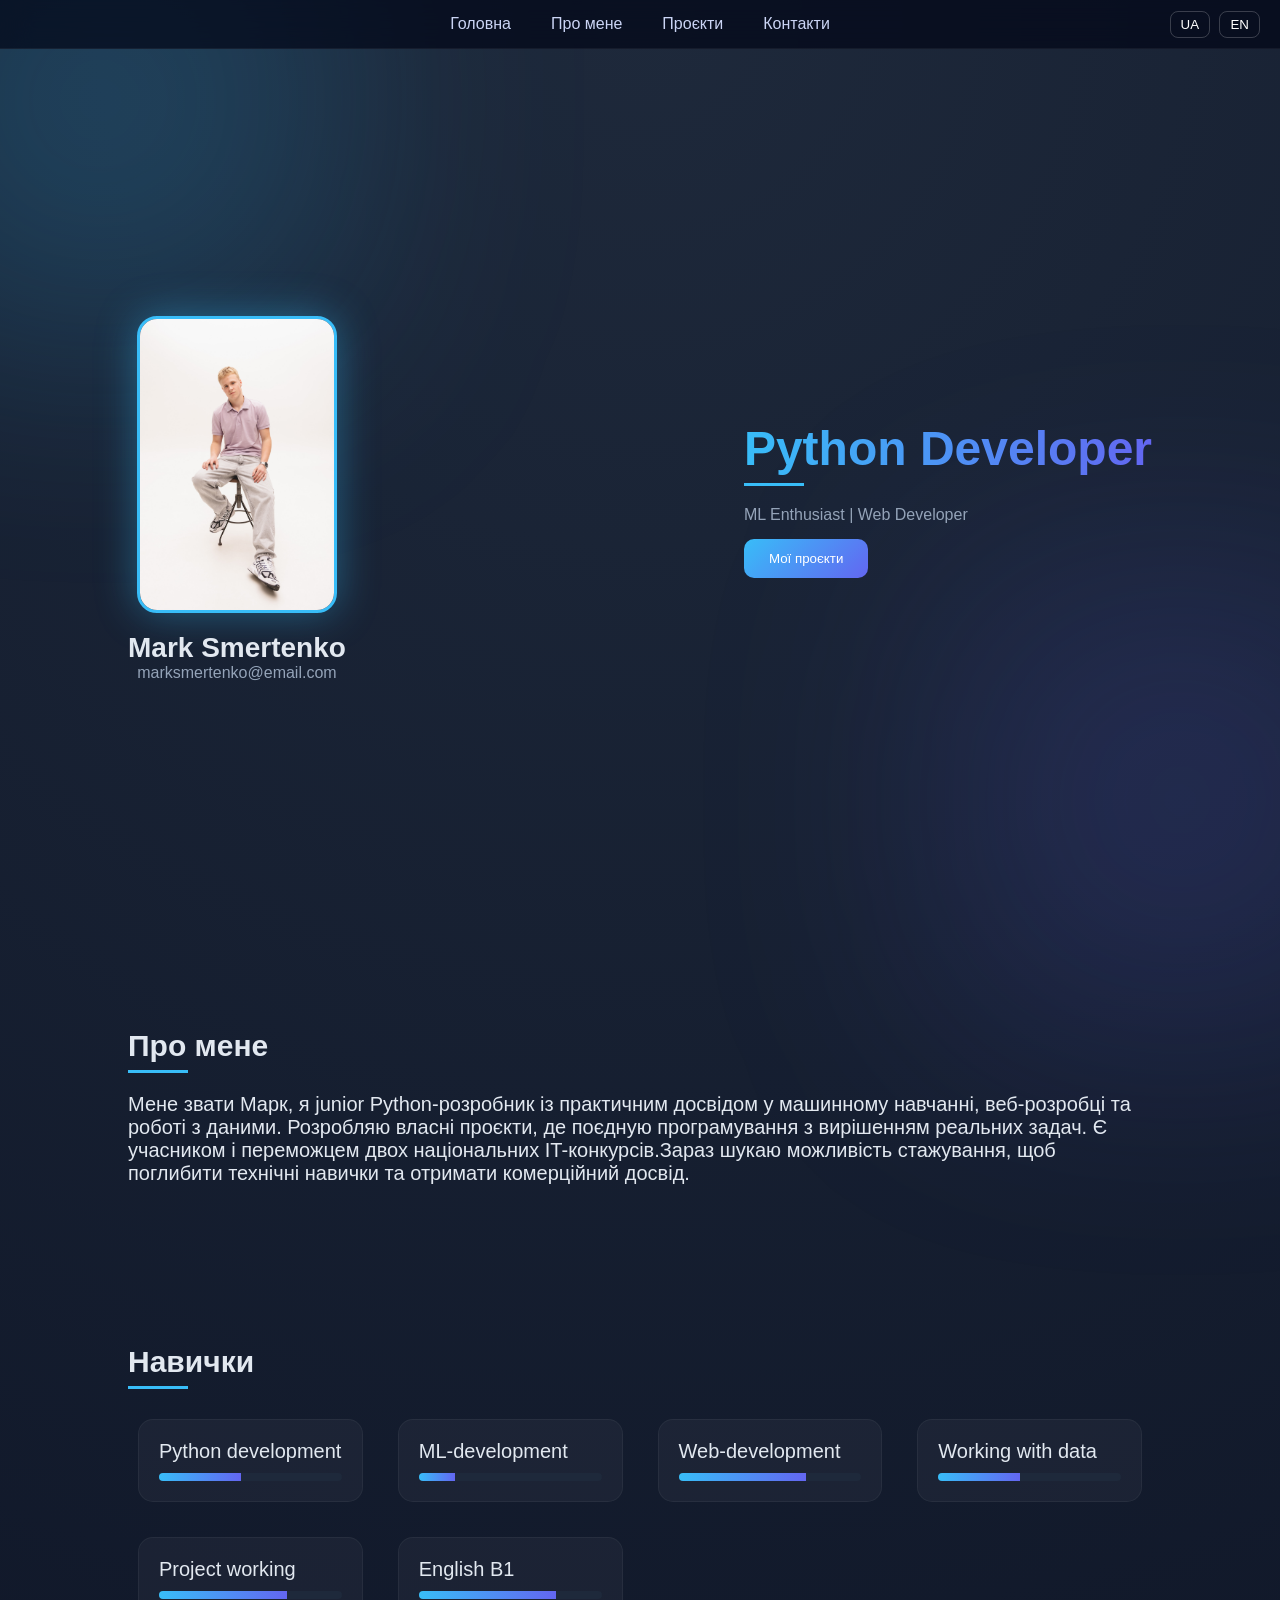
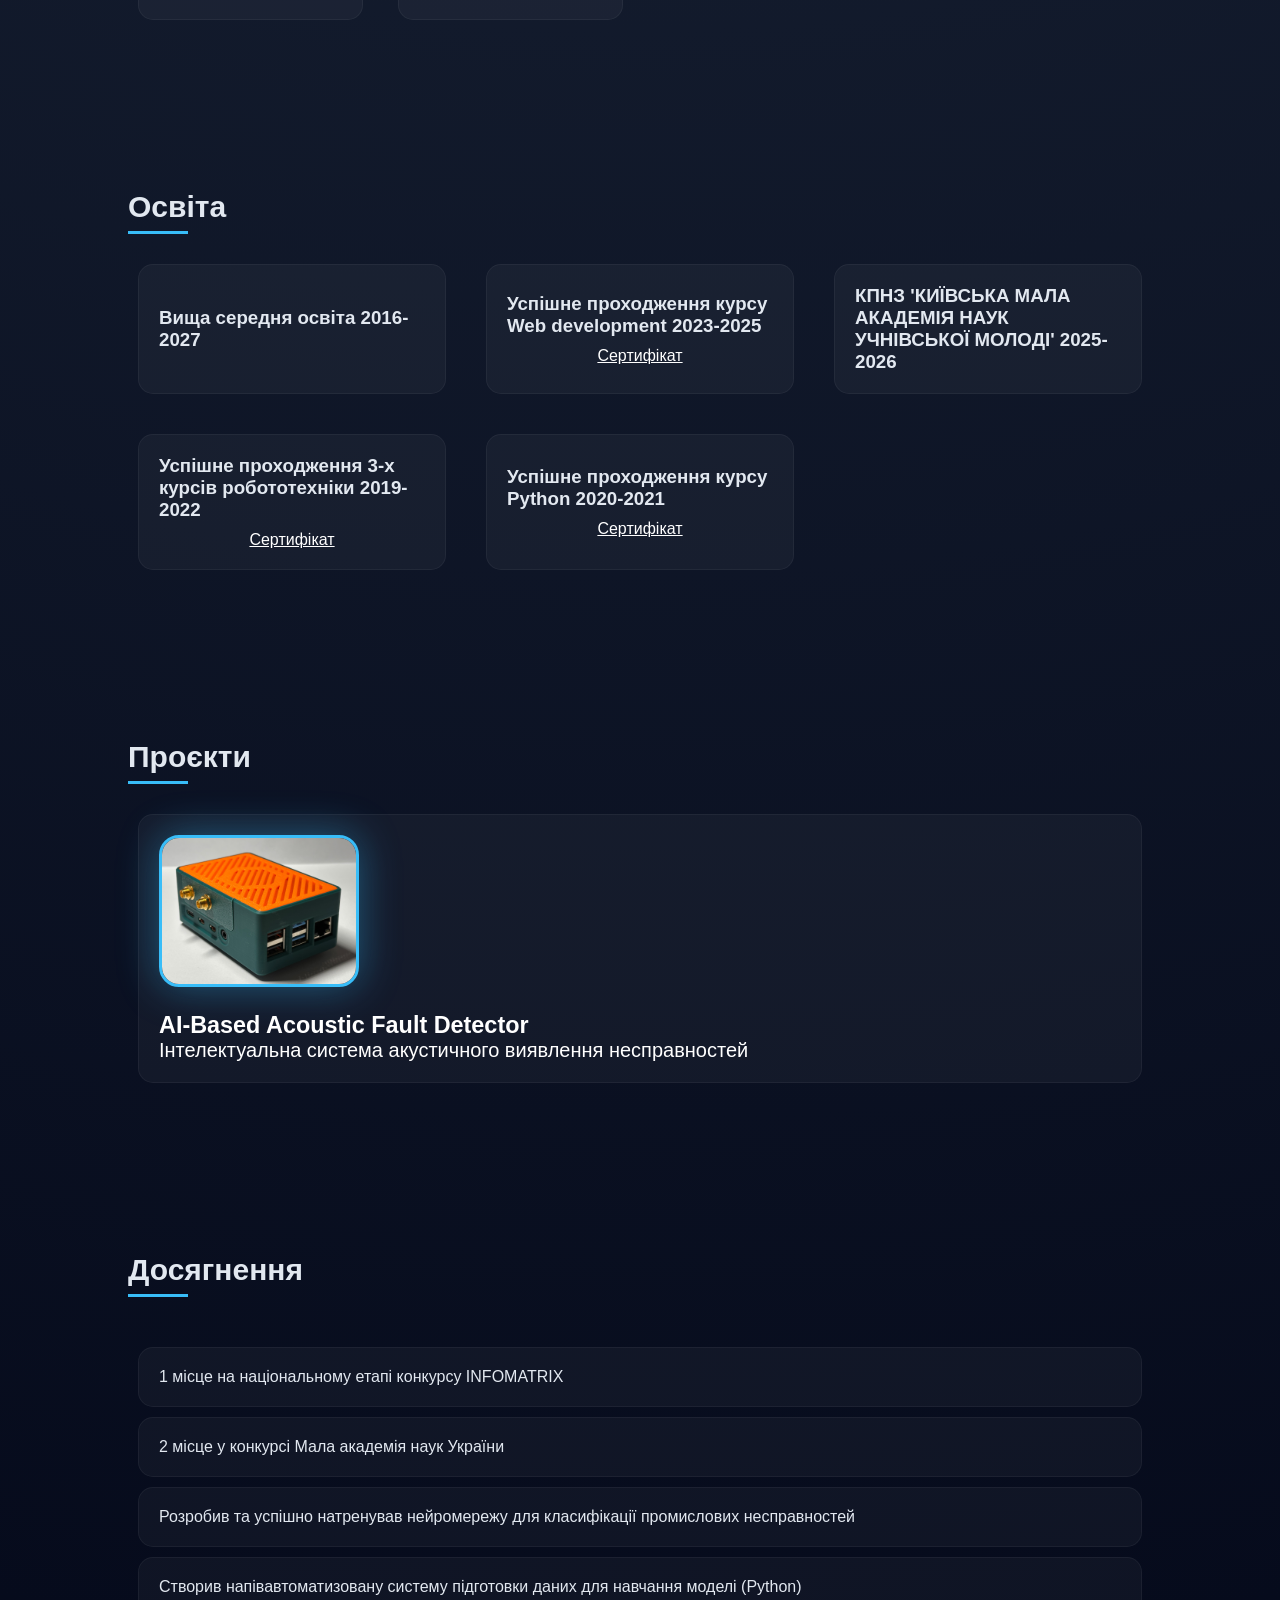
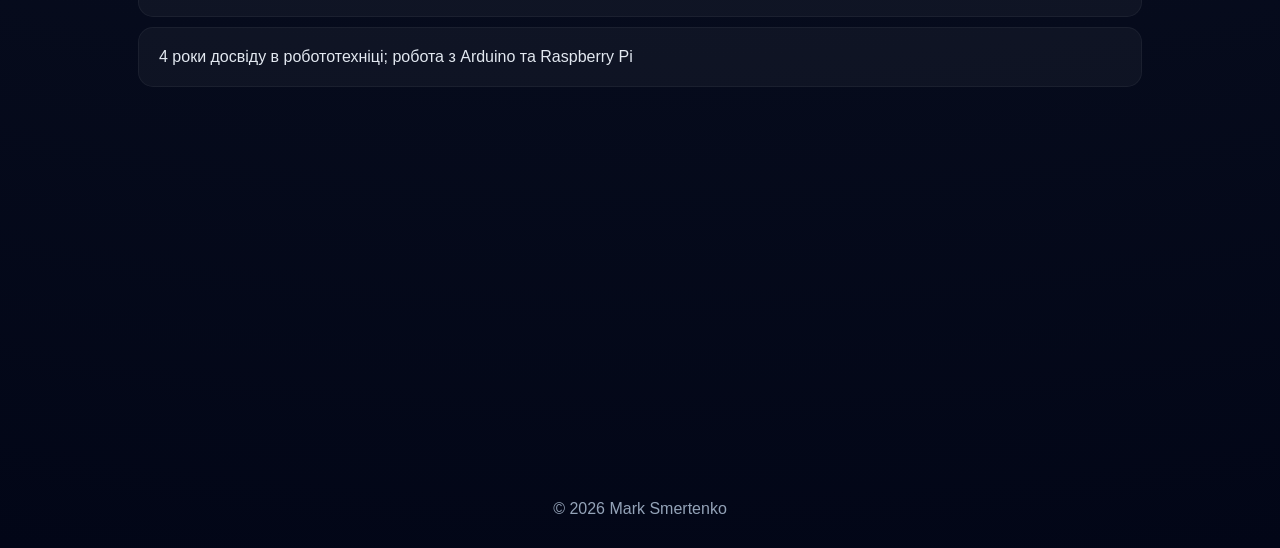
<file: index.html>
<!DOCTYPE html>
<html lang="uk">
<head>
    <meta charset="UTF-8">
    <meta name="viewport" content="width=device-width, initial-scale=1.0">
    <title>Mark Smertenko | Portfolio</title>
    <link rel="stylesheet" href="style.css">
</head>
<body>

<header>
    <nav id="nav">
        <a href="#" data-lang="nav_home"></a>
        <a href="#about" data-lang="nav_about"></a>
        <a href="#projects" data-lang="nav_projects"></a>
        <a href="#contact" data-lang="nav_contact"></a>
    </nav>

    <div class="burger" id="burger">
        <span></span>
        <span></span>
        <span></span>
    </div>

    <div class="lang-switch">
        <button onclick="setLang('ua')">UA</button>
        <button onclick="setLang('en')">EN</button>
    </div>
</header>

<!-- HERO -->
<section class="hero">
    <div class="left">
        <img src="img/photo1.jpg" alt="me">
        <h1>Mark Smertenko</h1>
        <p>marksmertenko@email.com</p>
    </div>

    <div class="right">
        <h2 data-lang="hero_title"></h2>
        <p data-lang="hero_sub"></p>
        <button onclick="scrollToProjects()" data-lang="hero_btn">Мої проєкти</button>
    </div>
</section>

<!-- ABOUT -->
<section id="about" class="fade">
    <h2 data-lang="about_title"></h2>
    <p data-lang="about_text"></p>
</section>

<!-- SKILLS -->
<section id="skills" class="fade">
    <h2 data-lang="skills_title"></h2>

    <div class="skills">
        <div class="skill">Python development<div class="bar"><span style="width:45%"></span></div></div>
        <div class="skill">ML-development<div class="bar"><span style="width:20%"></span></div></div>
        <div class="skill">Web-development<div class="bar"><span style="width:70%"></span></div></div>
        <div class="skill">Working with data<div class="bar"><span style="width:45%"></span></div></div>
        <div class="skill">Project working<div class="bar"><span style="width:70%"></span></div></div>
        <div class="skill">English B1<div class="bar"><span style="width:75%"></span></div></div>
    </div>
</section>

<section class="education">
    <h2 data-lang="educ_title"></h2>

    <div class="educts">
        <div class="educ">
            <h3 data-lang="educ1"></h3>
        </div>
        <div class="educ">
            <h3 data-lang="educ2"></h3>
            <a href="sertificate/web.pdf" target="_blank" rel="noopener noreferrer" data-lang="web_sert"></a>
        </div>
        <div class="educ">
            <h3 data-lang="educ3"></h3>
        </div>
        <div class="educ">
            <h3 data-lang="educ4"></h3>
            <a href="sertificate/arduino.pdf" target="_blank" rel="noopener noreferrer" data-lang="web_sert"></a>
        </div>
        <div class="educ">
            <h3 data-lang="educ5"></h3>
            <a href="sertificate/python.pdf" target="_blank" rel="noopener noreferrer" data-lang="web_sert"></a>
        </div>
    </div>
</section>


<!-- PROJECTS -->
<section id="projects" class="fade">
    <h2 data-lang="projects_title"></h2>

    <div class="projects">
        <a href="acoustic.html" target="_blank" rel="noopener noreferrer">
            <div class="project">
                <img class="photo_proj"  src="img/detect1.JPG" alt="">
                <h3>AI-Based Acoustic Fault Detector</h3>
                <p data-lang="proj1"></p>
            </div>
        </a>

    </div>
</section>


<section class="achievments">
    <h2 data-lang="achiev_title">ДОСЯГНЕННЯ</h2> 


    <div class="achievs">
        <div class="achiev">
            <p data-lang="achiev1"></p>
        </div>
        <div class="achiev">
            <p data-lang="achiev2"></p>
        </div>
        <div class="achiev">
            <p data-lang="achiev3"></p>
        </div>
        <div class="achiev">
            <p data-lang="achiev4"></p>
        </div>
        <div class="achiev">
            <p data-lang="achiev5"></p>
        </div>
    </div>

</section>

<!-- CONTACT -->
<section id="contact" class="fade">
    <h2 data-lang="contact_title"></h2>
    <p>Tel: +380(63)-831-17-50</p>
    <p>Email: marksmertenko@email.com</p>
    <p>GitHub: <a href="https://github.com/markidzo" target="_blank" rel="noopener noreferrer">https://github.com/markidzo</a></p>
</section>

<footer>
    <p>© 2026 Mark Smertenko</p>
</footer>

<script src="script.js"></script>
</body>
</html>
</file>
<file: style.css>
/* ====== RESET ====== */
* {
    margin: 0;
    padding: 0;
    box-sizing: border-box;
}

body {
    font-family: 'Inter', sans-serif;
    background: radial-gradient(circle at top, #1e293b, #020617);
    color: #e2e8f0;
    scroll-behavior: smooth;
}

/* ====== GLOW BACKGROUND ====== */
body::before {
    content: "";
    position: fixed;
    width: 600px;
    height: 600px;
    background: radial-gradient(circle, rgba(56,189,248,0.25), transparent);
    top: -200px;
    left: -200px;
    filter: blur(100px);
    z-index: -1;
}

body::after {
    content: "";
    position: fixed;
    width: 600px;
    height: 600px;
    background: radial-gradient(circle, rgba(99,102,241,0.2), transparent);
    bottom: -200px;
    right: -200px;
    filter: blur(100px);
    z-index: -1;
}

/* ===== HEADER ===== */
header {
    position: sticky;
    top: 0;
    display: flex;
    justify-content: center;
    align-items: center;
    padding: 15px;
    backdrop-filter: blur(15px);
    background: rgba(2,6,23,0.7);
    border-bottom: 1px solid rgba(255,255,255,0.05);
    z-index: 1000;
}



.burger {
  display: none;
  flex-direction: column;
  cursor: pointer;
  gap: 5px;
}

.burger span {
  width: 25px;
  height: 3px;
  background: white;
  transition: 0.3s;
}




nav {
    display: flex;
    gap: 40px;
}

nav a {
    color: #cbd5f5;
    text-decoration: none;
    font-weight: 500;
    position: relative;
    transition: 0.3s;
}

nav a::after {
    content: "";
    position: absolute;
    width: 0%;
    height: 2px;
    background: #38bdf8;
    left: 0;
    bottom: -5px;
    transition: 0.3s;
}

nav a:hover {
    color: #38bdf8;
}

nav a:hover::after {
    width: 100%;
}

/* ===== LANG ===== */
.lang-switch {
    position: absolute;
    right: 20px;
}

.lang-switch button {
    background: transparent;
    border: 1px solid rgba(255,255,255,0.2);
    color: white;
    padding: 5px 10px;
    margin-left: 5px;
    border-radius: 8px;
    cursor: pointer;
    transition: 0.3s;
}

.lang-switch button:hover {
    background: #38bdf8;
}

/* ===== BURGER ===== */
.burger {
    display: none;
    position: absolute;
    left: 20px;
    font-size: 26px;
    cursor: pointer;
}

/* ===== HERO ===== */
.hero {
    display: flex;
    justify-content: space-between;
    align-items: center;
    padding: 100px 10%;
    min-height: 100vh;
}

.left {
    text-align: center;
}

.left img {
    width: 200px;
    border-radius: 20px;
    border: 3px solid #38bdf8;
    box-shadow: 0 0 40px rgba(56,189,248,0.4);
    transition: 0.4s;
}

.left img:hover {
    transform: scale(1.05);
}

.left h1 {
    margin-top: 15px;
    font-size: 28px;
}

.left p {
    color: #94a3b8;
}

/* RIGHT */
.right h2 {
    font-size: 48px;
    background: linear-gradient(90deg, #38bdf8, #6366f1);
    -webkit-background-clip: text;
    color: transparent;
}

.right p {
    margin: 15px 0;
    color: #94a3b8;
}

/* BUTTON */
button {
    background: linear-gradient(135deg, #38bdf8, #6366f1);
    border: none;
    padding: 12px 25px;
    border-radius: 10px;
    color: white;
    cursor: pointer;
    transition: 0.3s;
}

button:hover {
    transform: translateY(-3px);
    box-shadow: 0 10px 30px rgba(56,189,248,0.4);
}

/* ===== SECTIONS ===== */
section {
    padding: 80px 10%;
}

section h2 {
    font-size: 30px;
    margin-bottom: 30px;
    position: relative;
}

section h2::after {
    content: "";
    width: 60px;
    height: 3px;
    background: #38bdf8;
    position: absolute;
    bottom: -10px;
    left: 0;
}

/* ===== CARDS ===== */
.card, .project, .skill, .educ, .achiev{
    background: rgba(255,255,255,0.04);
    border-radius: 15px;
    padding: 20px;
    border: 1px solid rgba(255,255,255,0.05);
    transition: 0.3s;
    margin: 10px;
}

.card:hover, .project:hover, .skill:hover, .educ:hover, .achiev:hover{
    transform: translateY(-5px);
    box-shadow: 0 10px 40px rgba(0,0,0,0.4);
}

/* ===== SKILLS ===== */
.skills {
    display: grid;
    grid-template-columns: repeat(auto-fit, minmax(200px, 1fr));
    gap: 15px;
}

.skills a{
    color: white;
    margin-bottom: 20px;
}

.bar {
    height: 8px;
    background: #1e293b;
    border-radius: 10px;
    margin-top: 10px;
    overflow: hidden;
}

.bar span {
    display: block;
    height: 100%;
    background: linear-gradient(90deg, #38bdf8, #6366f1);
}


.educts{
    display: grid;
    grid-template-columns: repeat(auto-fit, minmax(250px, 1fr));
    gap: 20px;
}


.educ{
    display: flex;
    flex-direction: column;
    justify-content: center;
    align-items: center;
}

.educ a{
    margin-top: 10px;
    color: white;
}


/* ===== PROJECTS ===== */
.projects {
    display: grid;
    grid-template-columns: repeat(auto-fit, minmax(250px, 1fr));
    gap: 20px;
}


.photo_proj{
    width: 200px;
    border-radius: 20px;
    box-shadow: 0 0 40px rgba(56,189,248,0.4);
    border: 3px solid #38bdf8;
    margin-bottom: 20px;
}

.projects a{
    list-style-type: none;
    color: white;
    text-decoration: none;
}


.achievments{
    display: grid;
    gap: 20px;
}

/* ===== ANIMATION ===== */
.fade {
    opacity: 0;
    transform: translateY(40px);
    transition: 0.8s ease;
    font-size: 20px;
}

.fade.show {
    opacity: 1;
    transform: translateY(0);
}

.fade a{
    color: white;
}

/* ===== FOOTER ===== */
footer {
    text-align: center;
    padding: 30px;
    color: #94a3b8;
}






.head{
    color: white;
    width: 100%;
    display: flex;
    justify-content: center;
    align-items: center;
    flex-direction: column;
}

.head h1{
    font-size: 50px;
    display: flex;
    flex-direction: row;
    margin-top: 10vh;
}

.head p{
    margin-right: 18px;
    color: #f07b3c;
}


.f_part{
    display: flex;
    flex-direction: row;
    justify-content: space-between;
    align-items: center;
}

.gallery{
    display: flex;
    flex-direction: column;
    justify-content: center;
    align-items: center;
}

.photo{
    display: flex;
    flex-direction: row;

}

.gallery img{
    width: 200px;
    margin: 10px;
    /* box-shadow: 0 0 40px rgba(56,189,248,0.4);
    border: 3px solid #38bdf8; */
    border-radius: 20px;
}

.gallery p{
    background-color: #e8e8e80e;
    color: white;
    width: 270px;
    height: 70px;
    display: flex;
    justify-content: center;
    align-items: center;
    font-size: 19px;
    border-radius: 20px;
}

.why{
    display: flex;
    flex-direction: column;
    width: 60vh;
    justify-content: center;
}

.diagrama{
    display: flex;
    align-items: center;
    flex-direction: column;

}

.diagrama img{
    width: 100vh;
    border-radius: 15px;
}

.diagrama h1{
    margin-bottom: 2vh;
}

/* .zabezp{
    display: flex;
    flex-direction: row;
    justify-content: space-between;
    align-items: center;

}

.dia img{
    height: 50vh;
}

.dia{
    display: flex;
    justify-content: center;
    flex-direction: column;
    align-items: center;
}

.dia h1{
    margin-bottom: 2vh;
}




.ui{
    display: flex;
    justify-content: center;
    align-items: center;
    flex-direction: column;
}

.ui h1{
    margin-bottom: 3vh;
}


.ui_box{
    display: flex;
    flex-direction: row;
    justify-content: center;
    align-items: center;
}

.ui_ph{
    width: 100vh;
}

.arrow{
    height: 10vh;
    margin-right: 2vh;
}

.text{
    display: flex;
    justify-content: center;
    flex-direction: column;
}


 */


.info{
    display: flex;
    flex-direction: row;
    align-items: center;
    justify-content: space-between;
}

.apar_box{
    display: flex;
    justify-content: center;
    align-items: center;
    flex-direction: column;
}

.apar_info{
    display: flex;
    flex-direction: column;
    margin: 5vh;

}

.apar_tech{
    display: flex;
    justify-content: row;
    justify-content: center;
    align-items: center;
}



.tech{
    width: 20vh;
}

.apar_arrow{
    height: 8vh;
    margin-left: 10px;
    margin-right: 10px;
}

.apar_text{
    height: 10vh;
    width: 30vh;
    display: flex;
    justify-content: center;
    align-items: center;
    background-color: #284766;
    flex-direction: column;
    border-radius: 20px;
}

.stick_up{
    height: 50vh;
    width: 3px;
    background-color: grey;
}

.prog_info{
    display: flex;
    justify-content: center;
    flex-direction: row;
}


.prog_box{
    display: flex;
    flex-direction: column;
    justify-content: center;
    align-items: center;
}

.prog_box h1{
}

.prog_box p{
    margin-left: 3vh;
}

.arrow_down{
    transform: rotate(90deg);
    height: 7vh;
    margin-top: 1vh;
    margin-right: 17vh;
}

.obr{
    display: flex;
    justify-content: center;
    align-items: center;
    flex-direction: column;
    margin: 5vh;

}

.spectro{
    width: 25vh;
    margin-top: 10px;
    margin-right: 17vh;
}

.stick_up_prog{
    height: 35vh;
    width: 3px;
    background-color: grey;
    margin-top: 5vh;
}

.network{
    margin: 5vh;
}

.ui_box{
    display: flex;
    flex-direction: column;
    justify-content: center;
    align-items: center;
}

.ui_ph{
    width: 60%;
}

.ui_box_in{
    display: flex;
    justify-content: center;
    align-items: center;
    flex-direction: row;
    margin-top: 25px;
}

.ui_info{
    height: 13vh;
    width: 50vh;
    display: flex;
    justify-content: center;
    align-items: center;
    background-color: #284766;
    flex-direction: column;
    border-radius: 20px;

}

.ui_info p{
    width: 35vh;
}

.arrow{
    height: 8vh;
    margin-left: 10px;
    margin-right: 10px;
}


.results{
    display: flex;
    justify-content: space-between;
    align-items: center;
    flex-direction: row;
}

.perev{
    display: flex;
    justify-content: center;
    align-items: center;
    flex-direction: column;
    width: 50vh;
    height: 31vh;
    background-color: rgb(98, 98, 98);
    border-radius: 20px;
}

.perev_info{
    display: flex;
    flex-direction: column;
    justify-content: center;
    align-items: start;
    margin-left: 2vh;
}

.perev_box{
    display: flex;
    flex-direction: row;
    justify-content: center;
    align-items: center;
}

.perev h1{
    margin-bottom: 10px;
}

.perev_box img{
    width: 5vh;
}

.gallery_detect{
    display: flex;
    flex-direction: column;
    align-items: center;
    justify-content: center;
}

.shem{
    width: 100vh;
    margin-bottom: 10px;
    border-radius: 20px;
}

.gallery_box img{
    width: 40vh;
    margin: 10px;
}

.gallery_box{
    margin-top: 30vh;
    display: grid;
    grid-template-columns: 50vh 50vh ;
}

.competion{
    margin-top: 20px;
}


.ime{
    color: rgb(202, 202, 202);
}
/* ===== MOBILE ===== */

@media(max-width: 1550px){
    .info{
        flex-direction: column;
    }

    .stick_up{
        display: none;
    }
}

@media(max-width: 1060px){
    .results{
        flex-direction: column;
    }

    .perev{
        margin-top: 20px;
    }

    .f_part{
        flex-direction: column;
    }

    .why{
        align-items: center;
        margin-top: 5vh;
    }

    .ui_info{
        width: 55vh;
    }
}

@media(max-width:900px){

    .hero {
        flex-direction: column;
        text-align: center;
        gap: 40px;
    }

    .right h2 {
        font-size: 32px;
    }

    .card:hover, .project:hover, .skill:hover, .educ:hover, .achiev:hover{
        transform: translateY(0px);
        box-shadow: none;
    }

    .head h1{
        font-size: 55px;
        flex-direction: column;
        align-items: center;
    }

    .ui_box_in{
        flex-direction: column;
    }

    .arrow{
        transform: rotate(90deg);
        margin-top: 10px;
        margin-bottom: 10px;
    }

    .prog_info{
        flex-direction: column;
    }

    .stick_up_prog{
        width: 100%;
        height: 2px;
    }
}

@media(max-width:640px){
    .diagrama img{
        width: 90%;
    }

    .shem{
        width: 90%;
    }

    .gallery_box{
        grid-template-columns: 40vh;
    }

    .competion{
        font-size: 25px;
    }

    .head h1{
        font-size: 35px;
    }

    .head p{
        font-size: 50px;
    }

    .head h3{
        font-size: 15px;
        width: 80%;
        display: flex;
        justify-content: center;
        align-items: center;
    }



        /* показуємо бургер */
    .burger {
        display: flex;
        z-index: 1100;
    }

    /* меню */
    nav {
        position: fixed;
        top: 0;
        right: 0;
        height: 100vh;
        width: 70%;
        background: rgba(2,6,23,0.95);
        backdrop-filter: blur(20px);

        flex-direction: column;
        justify-content: center;
        align-items: center;
        gap: 30px;

        /* 🔥 приховано */
        transform: translateX(100%);
        transition: transform 0.4s ease;
    }

    /* коли активне */
    nav.active {
        transform: translateX(0);
    }

    /* мову трохи піджати */
    .lang-switch {
        right: 70px;
    }

    .burger.active span:nth-child(1) {
        transform: rotate(45deg) translate(5px, 5px);
    }

    .burger.active span:nth-child(2) {
        opacity: 0;
    }

    .burger.active span:nth-child(3) {
        transform: rotate(-45deg) translate(5px, -5px);
    }
}

@media (max-width:550px){
    .competion{
        font-size: 20px;
    }

    .head{
        text-align: center;
    }

    .diagrama h1, .info h1, .ui h1{
        font-size: 25px;
    }

    .info h1{
        margin-top: 20px;
    }
}

@media (max-width: 490px){
    .photo{
        flex-direction: column;
    }

    .apar_tech{
        flex-direction: column;
        margin-top: 20px;
    }

    .apar_arrow{
        transform: rotate(90deg);
        margin-top: 10px;
    }

        .competion{
        font-size: 13px;
    }

    .apar_info{
        margin: 0px;
    }



}

@media (max-width:450px){
    .why{
        width: 100%;
    }

    .ui_info{
        width: 90%;
    }

    .perev{
        width: 42vh;
        height: 34vh;
    }

    .diagrama h1, .info h1, .ui h1, .gallery_detect h1{
        width: 30vh;
        text-align: center;
    }

    .gallery_box img{
        width: 30vh;
    }

    .gallery_box{
        justify-items: center; /* горизонтально */
        align-items: center;
    }

    .gallery_detect{
        display: flex;
        justify-content: center;
        align-items: center;
    }

    .arrow_down, .spectro{
        margin-right: 0px;
    }

}
</file>
